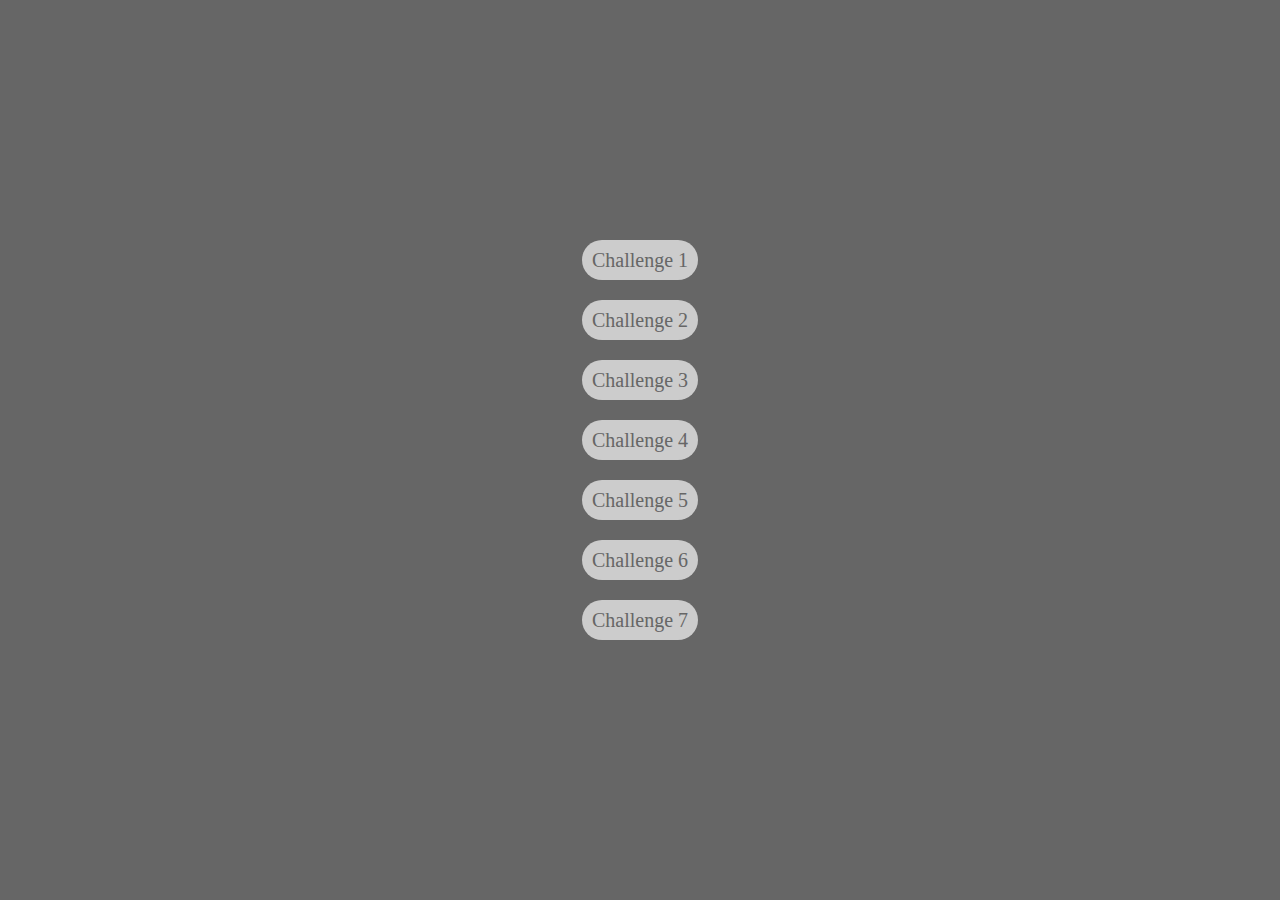
<file: index.html>
<!DOCTYPE html>
<html lang="en">
<head>
   <meta charset="UTF-8">
   <meta http-equiv="X-UA-Compatible" content="IE=edge">
   <meta name="viewport" content="width=device-width, initial-scale=1.0">
   <link rel="stylesheet" href="assets/css/style.css">
   <title>Kevin Powell - Conquering responsive layouts</title>
</head>
<body>
   <ul>
      <li>
         <a href="Challenge1/index.html">Challenge 1</a>
      </li>
      <li>
         <a href="Challenge2/index.html">Challenge 2</a>
      </li>
      <li>
         <a href="Challenge3/index.html">Challenge 3</a>
      </li>
      <li>
         <a href="Challenge4/index.html">Challenge 4</a>
      </li>
      <li>
         <a href="Challenge5/index.html">Challenge 5</a>
      </li>
      <li>
         <a href="Challenge6/index.html">Challenge 6</a>
      </li>
      <li>
         <a href="Challenge7/index.html">Challenge 7</a>
      </li>
   </ul>
</body>
</html>
</file>
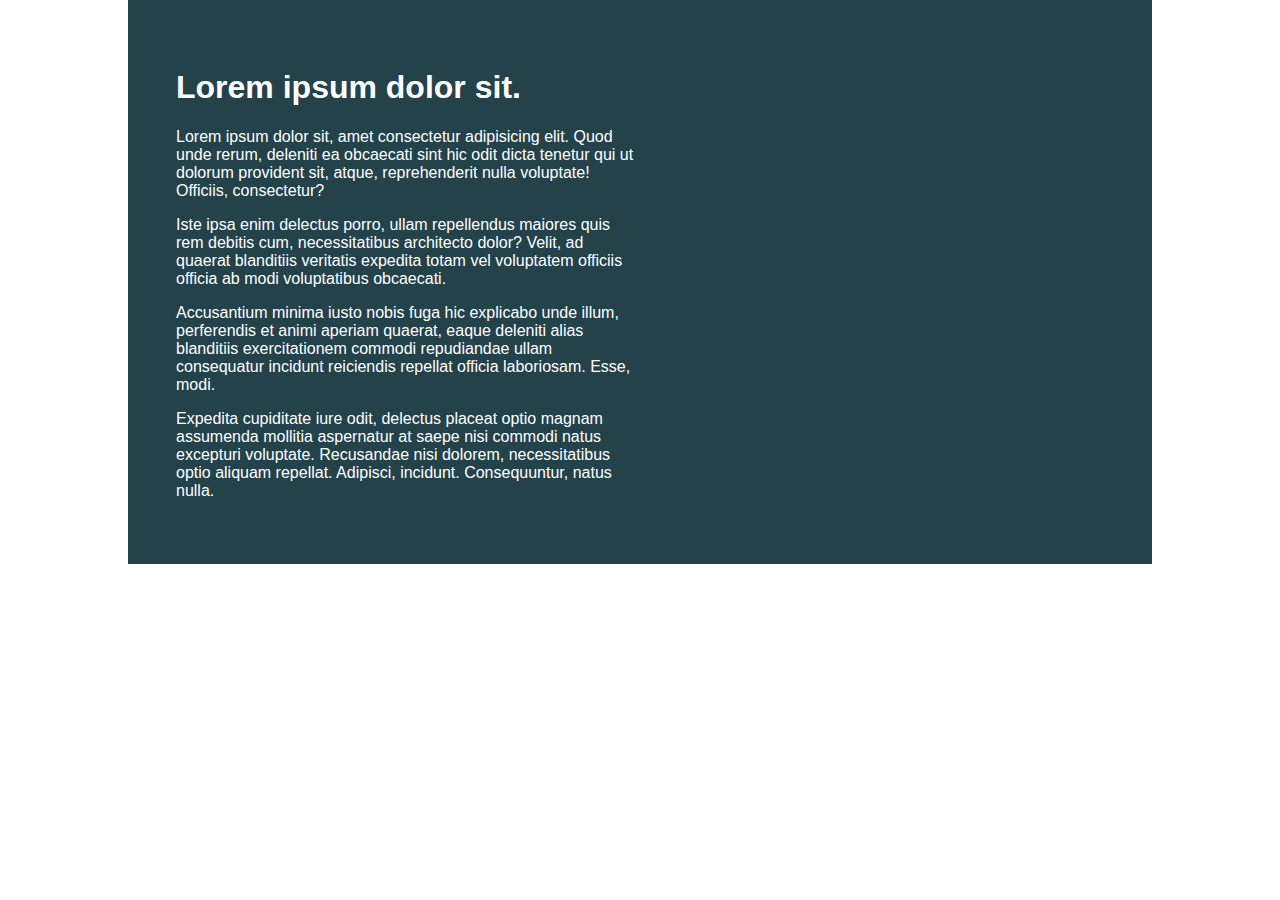
<file: 01/index.html>
<!DOCTYPE html>
<html lang="en">

<head>
    <meta charset="UTF-8">
    <meta name="viewport" content="width=device-width, initial-scale=1.0">
    <title>Day 01</title>

    <link rel="stylesheet" href="style.css">
</head>

<body>
    <div class="container">
        <div class="intro-content">
            <h1>Lorem ipsum dolor sit.</h1>
            <p>Lorem ipsum dolor sit, amet consectetur adipisicing elit. Quod unde rerum, deleniti ea obcaecati sint hic
                odit dicta tenetur qui ut dolorum provident sit, atque, reprehenderit nulla voluptate! Officiis,
                consectetur?</p>
            <p>Iste ipsa enim delectus porro, ullam repellendus maiores quis rem debitis cum, necessitatibus architecto
                dolor? Velit, ad quaerat blanditiis veritatis expedita totam vel voluptatem officiis officia ab modi
                voluptatibus obcaecati.</p>
            <p>Accusantium minima iusto nobis fuga hic explicabo unde illum, perferendis et animi aperiam quaerat, eaque
                deleniti alias blanditiis exercitationem commodi repudiandae ullam consequatur incidunt reiciendis
                repellat officia laboriosam. Esse, modi.</p>
            <p>Expedita cupiditate iure odit, delectus placeat optio magnam assumenda mollitia aspernatur at saepe nisi
                commodi natus excepturi voluptate. Recusandae nisi dolorem, necessitatibus optio aliquam repellat.
                Adipisci, incidunt. Consequuntur, natus nulla.</p>
        </div>
    </div>
</body>

</html>
</file>
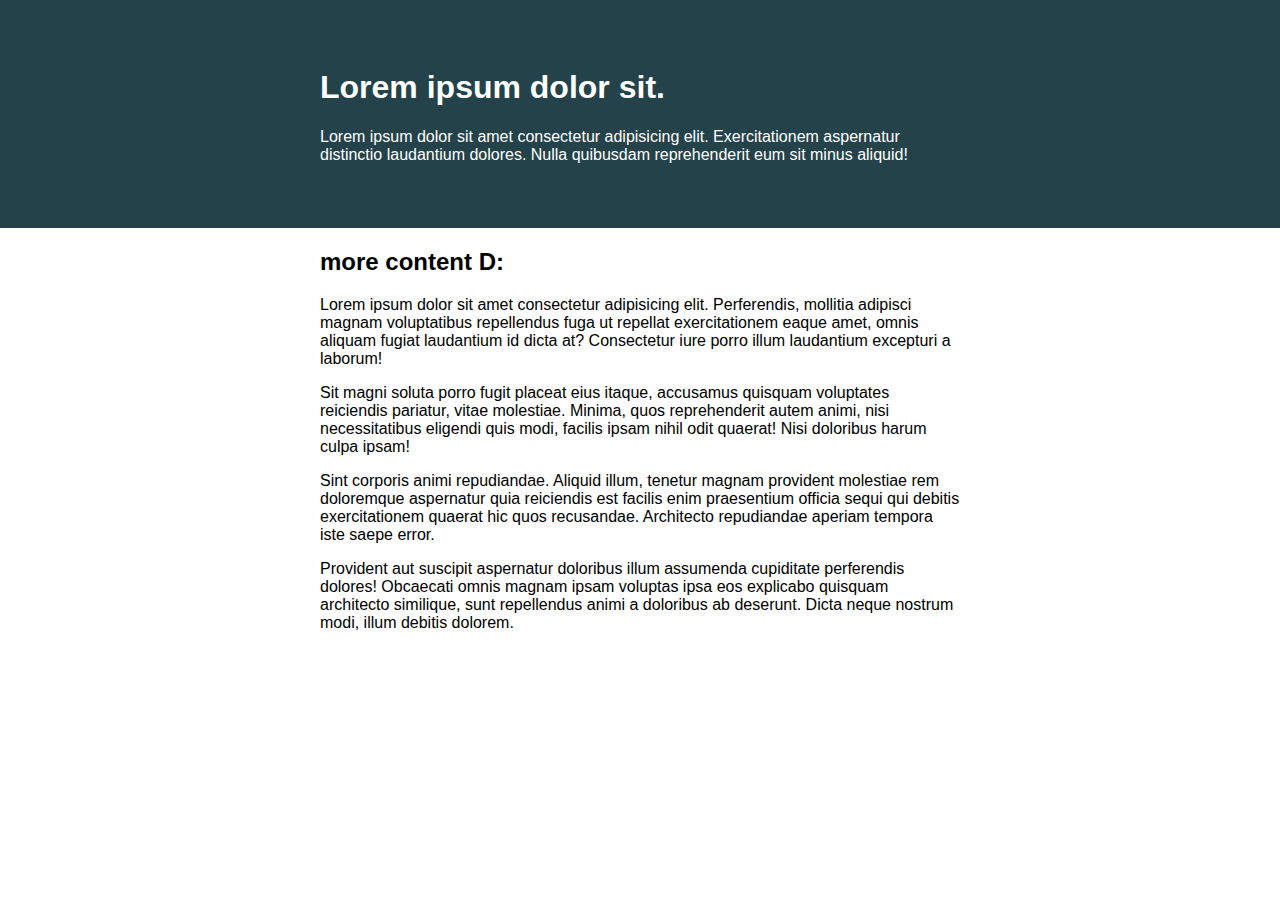
<file: 03/index.html>
<!DOCTYPE html>
<html lang="en">
<head> 
    <meta charset="UTF-8">
    <meta name="viewport" content="width=device-width, initial-scale=1.0">
    <title>Day 01</title>
 
    <link rel="stylesheet" href="style.css">
</head>
<body> 

    <div class="container">
        <div class="intro-content">
            <h1>Lorem ipsum dolor sit.</h1>
            <p>Lorem ipsum dolor sit amet consectetur adipisicing elit. Exercitationem aspernatur distinctio laudantium dolores. Nulla quibusdam reprehenderit eum sit minus aliquid!</p>
        </div>        
    </div>
    <div class="main-content">
        <h2>more content D:</h2>
        <p>Lorem ipsum dolor sit amet consectetur adipisicing elit. Perferendis, mollitia adipisci magnam voluptatibus repellendus fuga ut repellat exercitationem eaque amet, omnis aliquam fugiat laudantium id dicta at? Consectetur iure porro illum laudantium excepturi a laborum!</p>
        <p>Sit magni soluta porro fugit placeat eius itaque, accusamus quisquam voluptates reiciendis pariatur, vitae molestiae. Minima, quos reprehenderit autem animi, nisi necessitatibus eligendi quis modi, facilis ipsam nihil odit quaerat! Nisi doloribus harum culpa ipsam!</p>
        <p>Sint corporis animi repudiandae. Aliquid illum, tenetur magnam provident molestiae rem doloremque aspernatur quia reiciendis est facilis enim praesentium officia sequi qui debitis exercitationem quaerat hic quos recusandae. Architecto repudiandae aperiam tempora iste saepe error.</p>
        <p>Provident aut suscipit aspernatur doloribus illum assumenda cupiditate perferendis dolores! Obcaecati omnis magnam ipsam voluptas ipsa eos explicabo quisquam architecto similique, sunt repellendus animi a doloribus ab deserunt. Dicta neque nostrum modi, illum debitis dolorem.</p>
    </div>


    


</body>
</html>
</file>
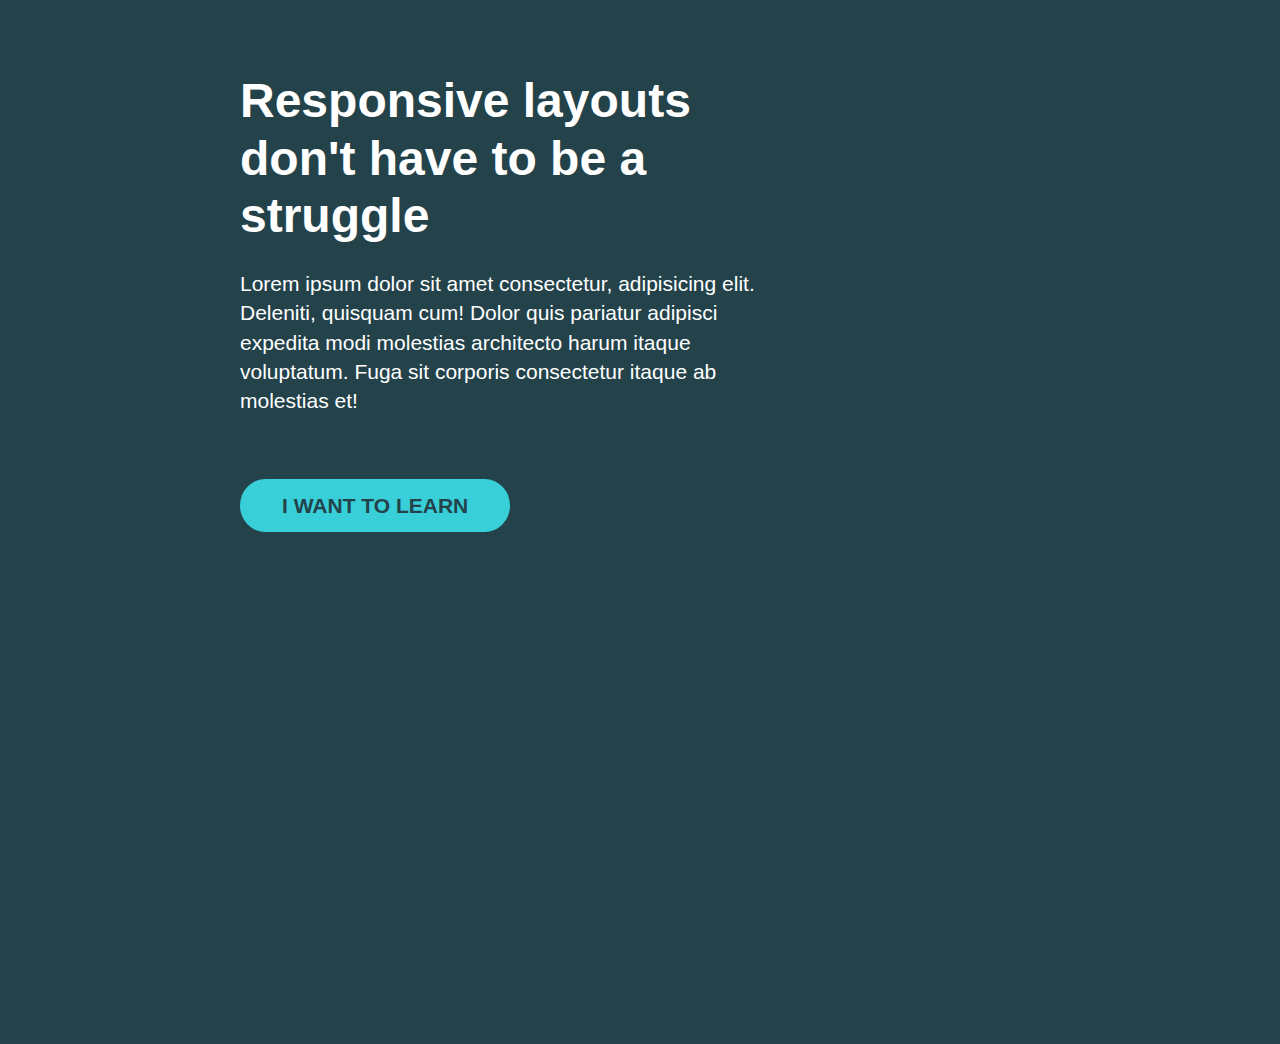
<file: 05/index.html>
<!DOCTYPE html>
<html lang="en">
<head>
   <meta charset="UTF-8">
   <meta http-equiv="X-UA-Compatible" content="IE=edge">
   <meta name="viewport" content="width=device-width, initial-scale=1.0">
   <link rel="stylesheet" href="style.css">
   <title>Challenge day 5</title>
</head>
<body>
   <div class="container">
      <div>
         <h1>Responsive layouts don't have to be a struggle</h1>
         <p>Lorem ipsum dolor sit amet consectetur, adipisicing elit. Deleniti, quisquam cum! Dolor quis pariatur adipisci expedita modi molestias architecto harum itaque voluptatum. Fuga sit corporis consectetur itaque ab molestias et!</p>
         <a href="#">I want to learn</a>
      </div> 
   </div>
</body>
</html>
</file>
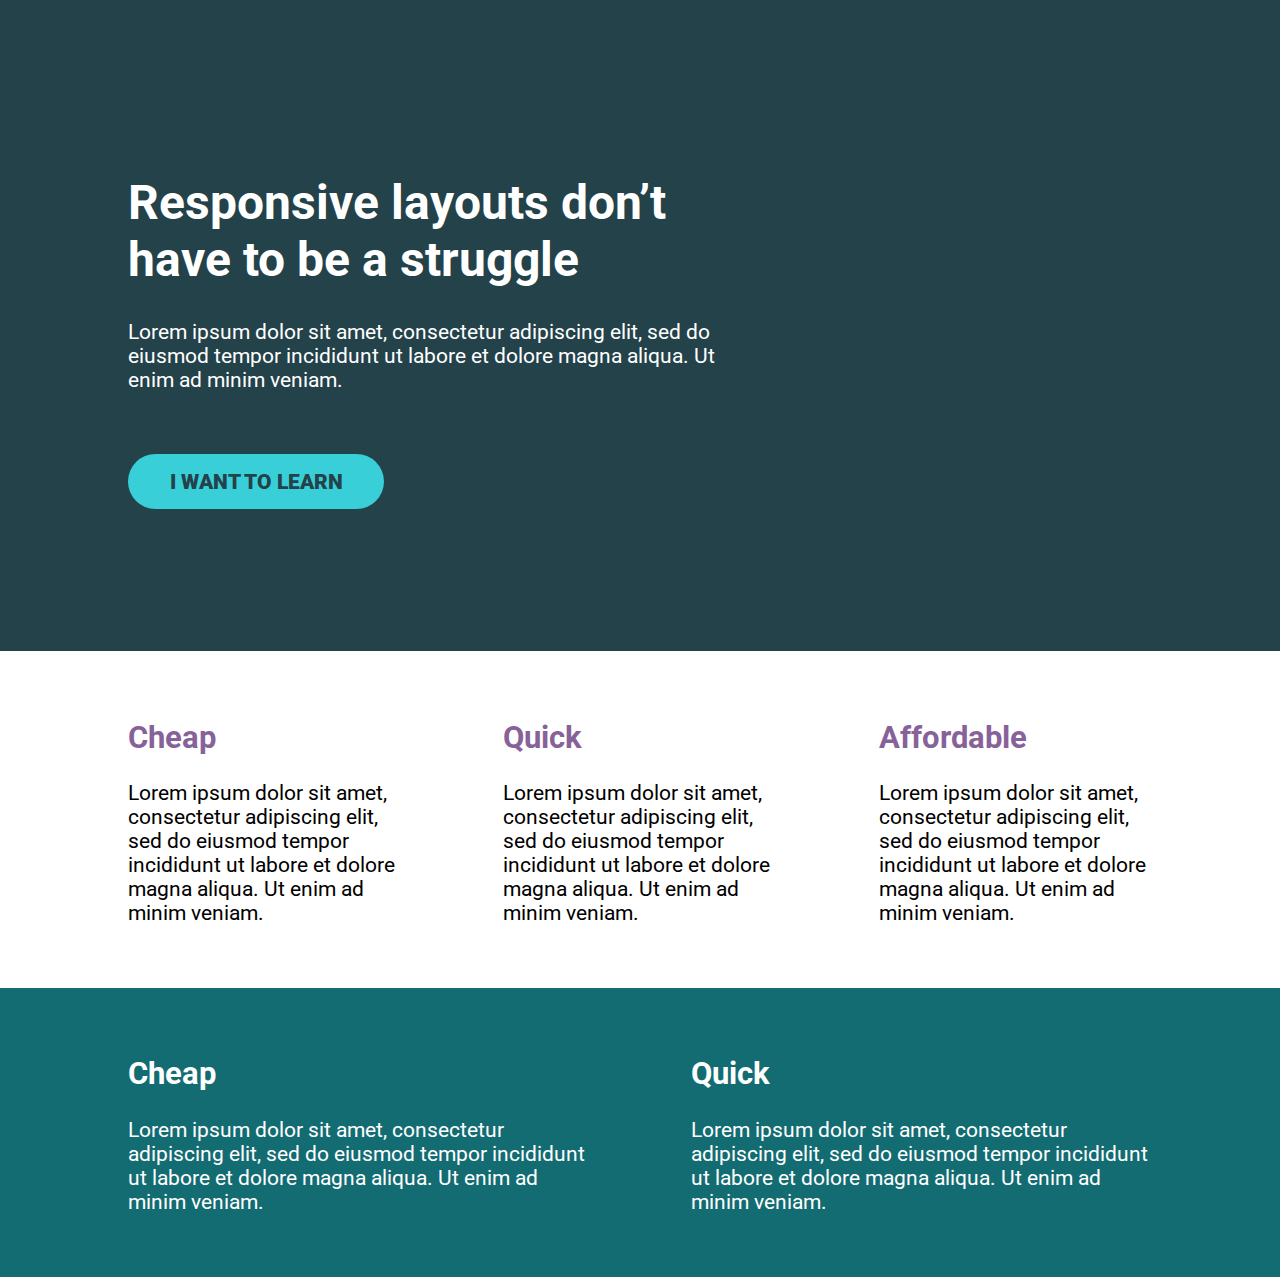
<file: Challenge4/index.html>
<!DOCTYPE html>
<html lang="en">
<head>
    <meta charset="UTF-8">
    <meta name="viewport" content="width=device-width, initial-scale=1.0">
    <title>Challenge time!</title>
    <link href="https://fonts.googleapis.com/css2?family=Roboto:wght@400;900&display=swap" rel="stylesheet"> 
    <link rel="stylesheet" href="style.css">
</head>
<body>
    <div class="hero">
        <div class="container">
            <div class="hero__text">
                <h1>Responsive layouts don’t have to be a struggle</h1>
                <p>Lorem ipsum dolor sit amet, consectetur adipiscing elit, sed do eiusmod tempor incididunt ut labore et dolore magna aliqua. Ut enim ad minim veniam.</p>
                <a href="#" class="btn">I want to learn</a>
            </div>
        </div>
    </div> 
    <div class="container">
        <div class="row">
            <div class="col">
                <h2>Cheap</h2>
                <p>Lorem ipsum dolor sit amet, consectetur adipiscing elit, sed do eiusmod tempor incididunt ut labore et dolore magna aliqua. Ut enim ad minim veniam.</p>
            </div>
            <div class="col">
                <h2>Quick</h2>
                <p>Lorem ipsum dolor sit amet, consectetur adipiscing elit, sed do eiusmod tempor incididunt ut labore et dolore magna aliqua. Ut enim ad minim veniam.</p>
            </div>
            <div class="col">
                <h2>Affordable</h2>
                <p>Lorem ipsum dolor sit amet, consectetur adipiscing elit, sed do eiusmod tempor incididunt ut labore et dolore magna aliqua. Ut enim ad minim veniam.</p>
            </div>
        </div>
    </div>
    <div class="last-section">
        <div class="container">
            <div class="row">
                <div class="col">
                    <h2>Cheap</h2>
                    <p>Lorem ipsum dolor sit amet, consectetur adipiscing elit, sed do eiusmod tempor incididunt ut labore et dolore magna aliqua. Ut enim ad minim veniam.</p>
                </div>
                <div class="col">
                    <h2>Quick</h2>
                    <p>Lorem ipsum dolor sit amet, consectetur adipiscing elit, sed do eiusmod tempor incididunt ut labore et dolore magna aliqua. Ut enim ad minim veniam.</p>
                </div>
            </div>
        </div>
    </div>


</body>
</html>
</file>
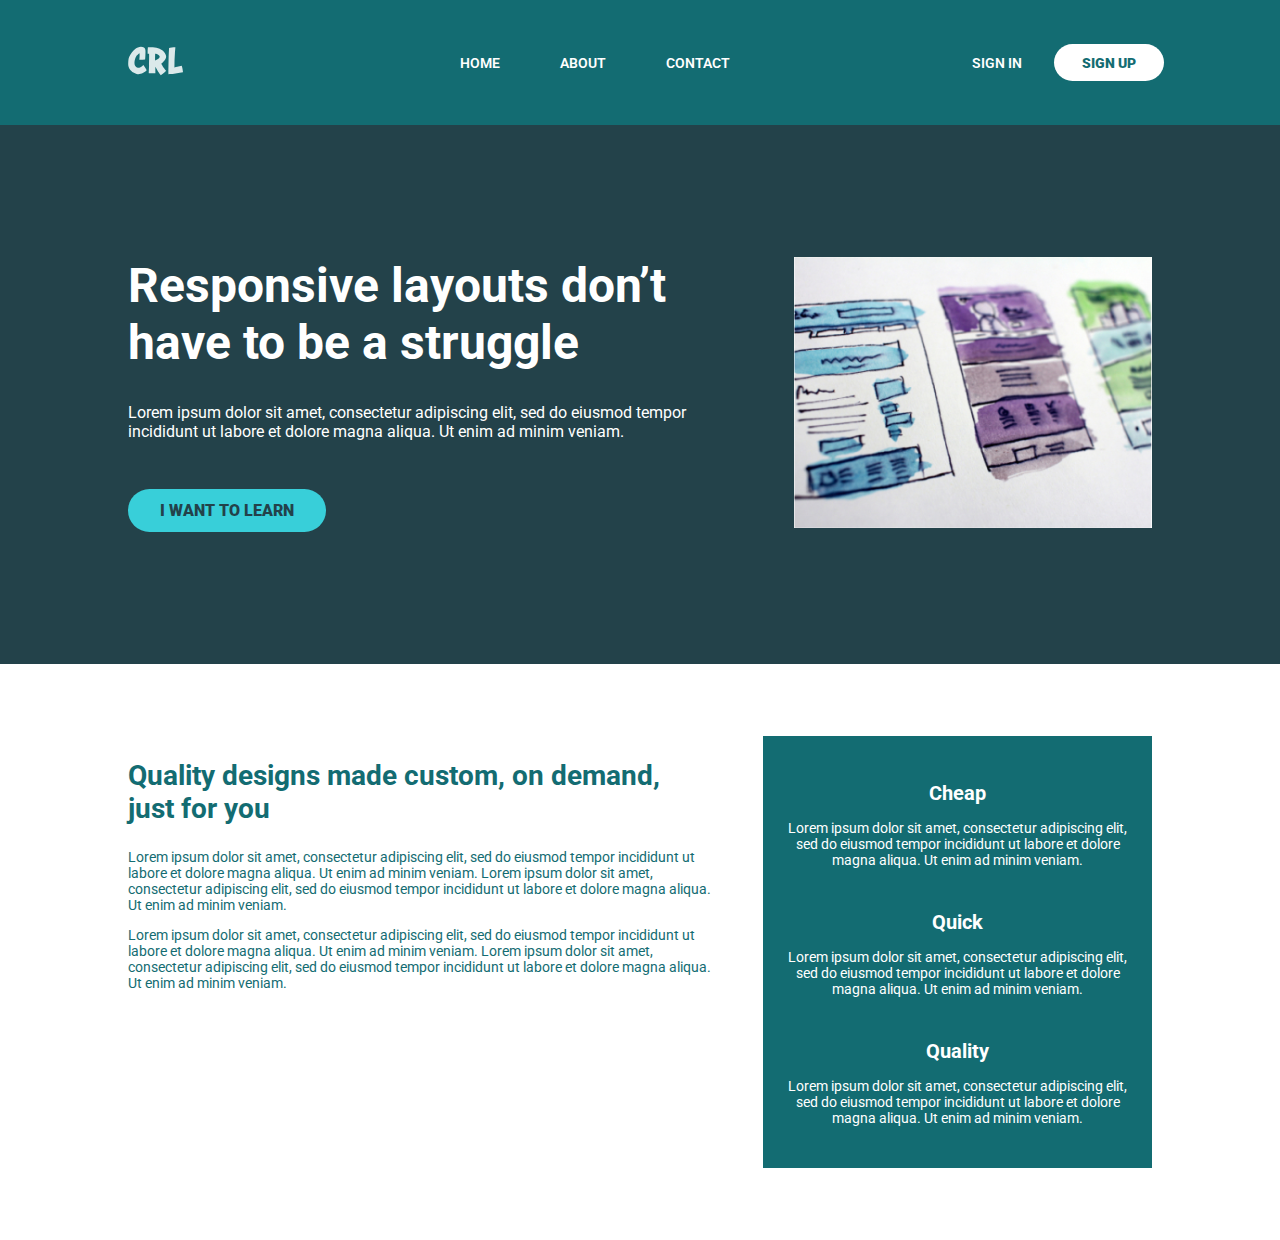
<file: Challenge5/index.html>
<!DOCTYPE html>
<html lang="en">
<head>
    <meta charset="UTF-8">
    <meta name="viewport" content="width=device-width, initial-scale=1.0">
    <title>Conquering Rsponsive Layouts</title>
    <link href="https://fonts.googleapis.com/css2?family=Roboto:wght@400;900&display=swap" rel="stylesheet"> 
    <link rel="stylesheet" href="style.css">
</head>
<body>
    <header>
        <div class="container row header">
            <a class="logo" href="#"><img src="img/logo.svg" /> </a>
            <nav class="nav row">
                <ul class="nav__list row nav__list--primary">
                    <li class="nav__item"><a href="#" class="nav__link">Home</a></li>
                    <li class="nav__item"><a href="#" class="nav__link">About</a></li>
                    <li class="nav__item"><a href="#" class="nav__link">Contact</a></li>
                </ul>
                <ul class="nav__list row">
                    <li class="nav__item"><a href="#" class="nav__link">Sign In</a></li>
                    <li class="nav__item"><a href="#" class="nav__link nav__link--button">Sign up</a></li>
                </ul>
            </nav>
        </div>
    </header>
    
    <div class="hero">
        <div class="container row">
            <div class="hero__text">
                <h1>Responsive layouts don’t have to be a struggle</h1>
                <p>Lorem ipsum dolor sit amet, consectetur adipiscing elit, sed do eiusmod tempor incididunt ut labore et dolore magna aliqua. Ut enim ad minim veniam.</p>
                <a href="#" class="btn">I want to learn</a>
            </div>
            <img class="hero__img"  src="img/hero-img.jpg">
        </div>
    </div>
    <section class="flex">
        <div class="main">
            <h2 class="main__title">Quality designs made custom, on demand, just for you</h2>
            <p class="main__text">Lorem ipsum dolor sit amet, consectetur adipiscing elit, sed do eiusmod tempor incididunt ut labore et dolore magna aliqua. Ut enim ad minim veniam. Lorem ipsum dolor sit amet, consectetur adipiscing elit, sed do eiusmod tempor incididunt ut labore et dolore magna aliqua. Ut enim ad minim veniam.</p>
            <p class="main__text">Lorem ipsum dolor sit amet, consectetur adipiscing elit, sed do eiusmod tempor incididunt ut labore et dolore magna aliqua. Ut enim ad minim veniam. Lorem ipsum dolor sit amet, consectetur adipiscing elit, sed do eiusmod tempor incididunt ut labore et dolore magna aliqua. Ut enim ad minim veniam.</p>
        </div>
        <div class="side">
            <div class="side__block">
                <h3 class="side__block__title">Cheap</h3>
                <p class="side__block__text">Lorem ipsum dolor sit amet, consectetur adipiscing elit, sed do eiusmod tempor incididunt ut labore et dolore magna aliqua. Ut enim ad minim veniam.</p>
            </div>
            <div class="side__block">
                <h3 class="side__block__title">Quick</h3>
                <p class="side__block__text">Lorem ipsum dolor sit amet, consectetur adipiscing elit, sed do eiusmod tempor incididunt ut labore et dolore magna aliqua. Ut enim ad minim veniam.</p>
            </div>
            <div class="side__block">
                <h3 class="side__block__title">Quality</h3>
                <p class="side__block__text">Lorem ipsum dolor sit amet, consectetur adipiscing elit, sed do eiusmod tempor incididunt ut labore et dolore magna aliqua. Ut enim ad minim veniam.</p>
            </div>
        </div>
    </section>

    

</body>
</html>
</file>
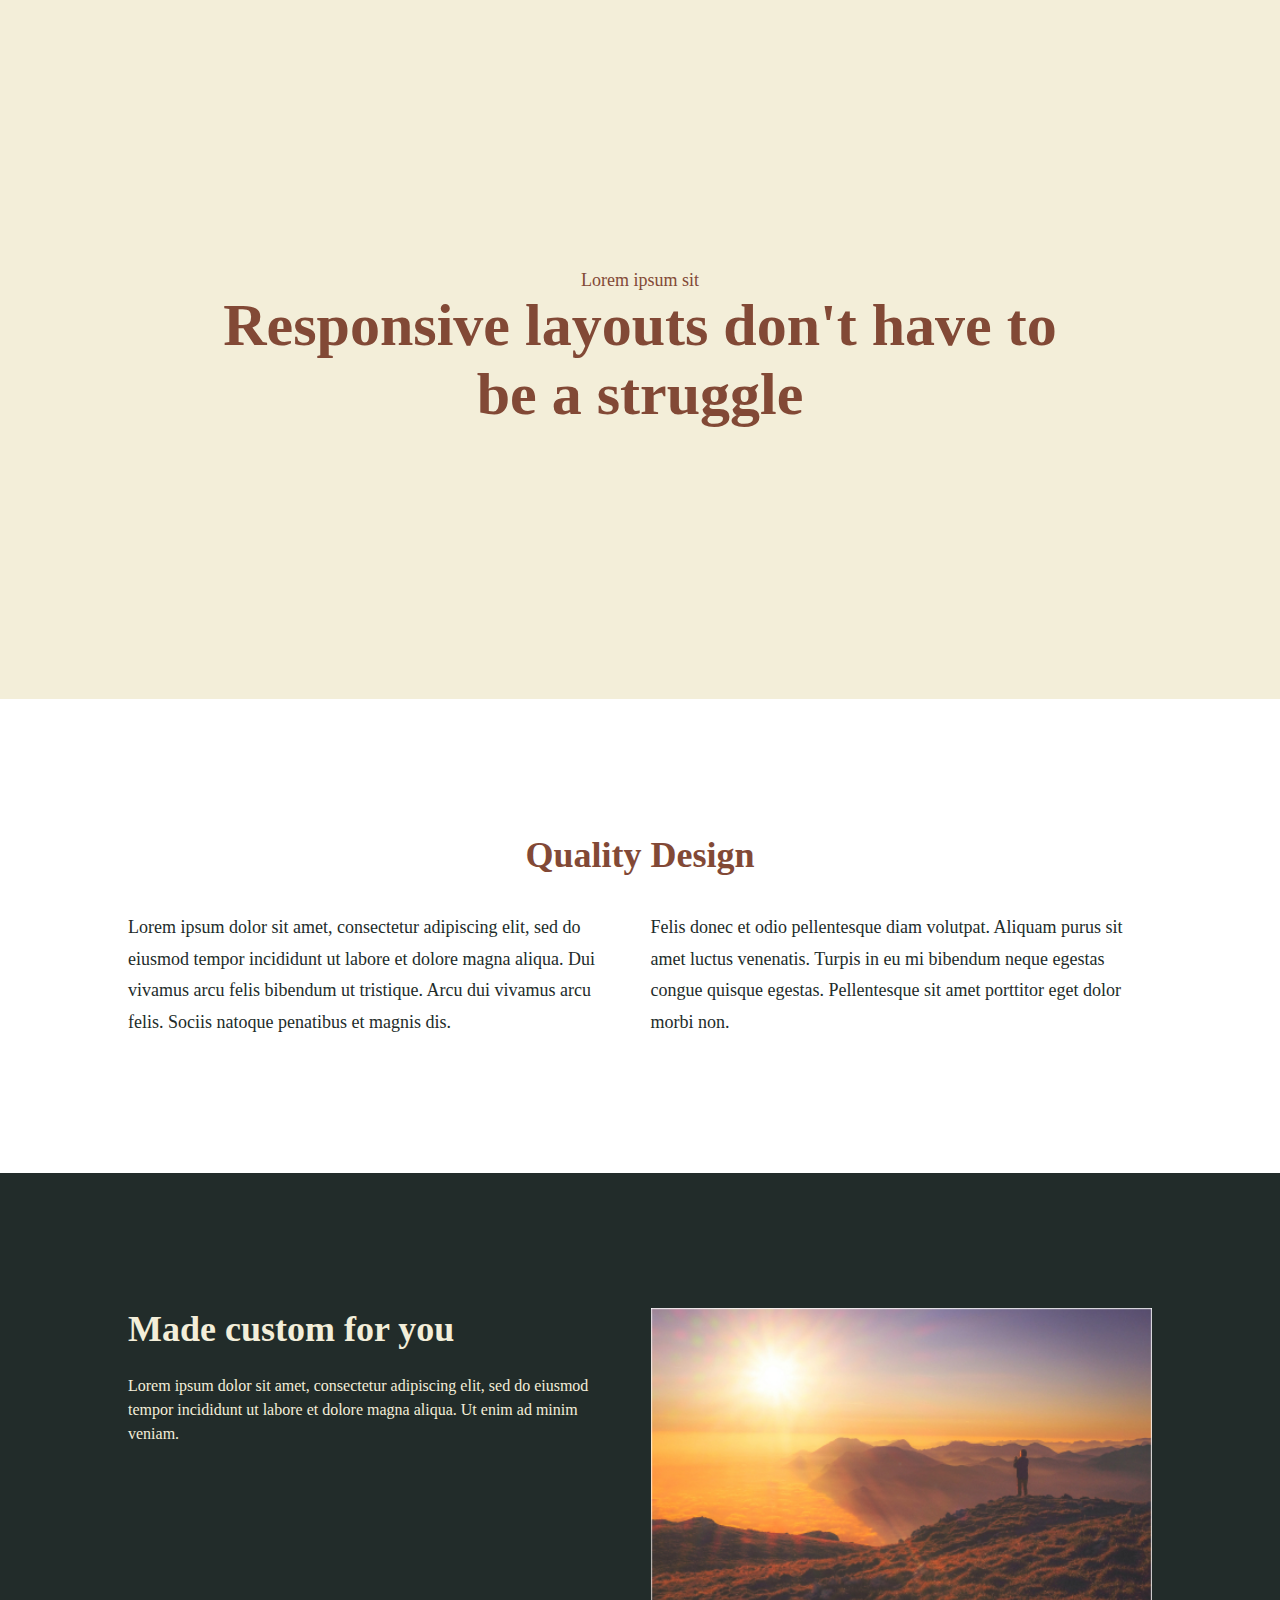
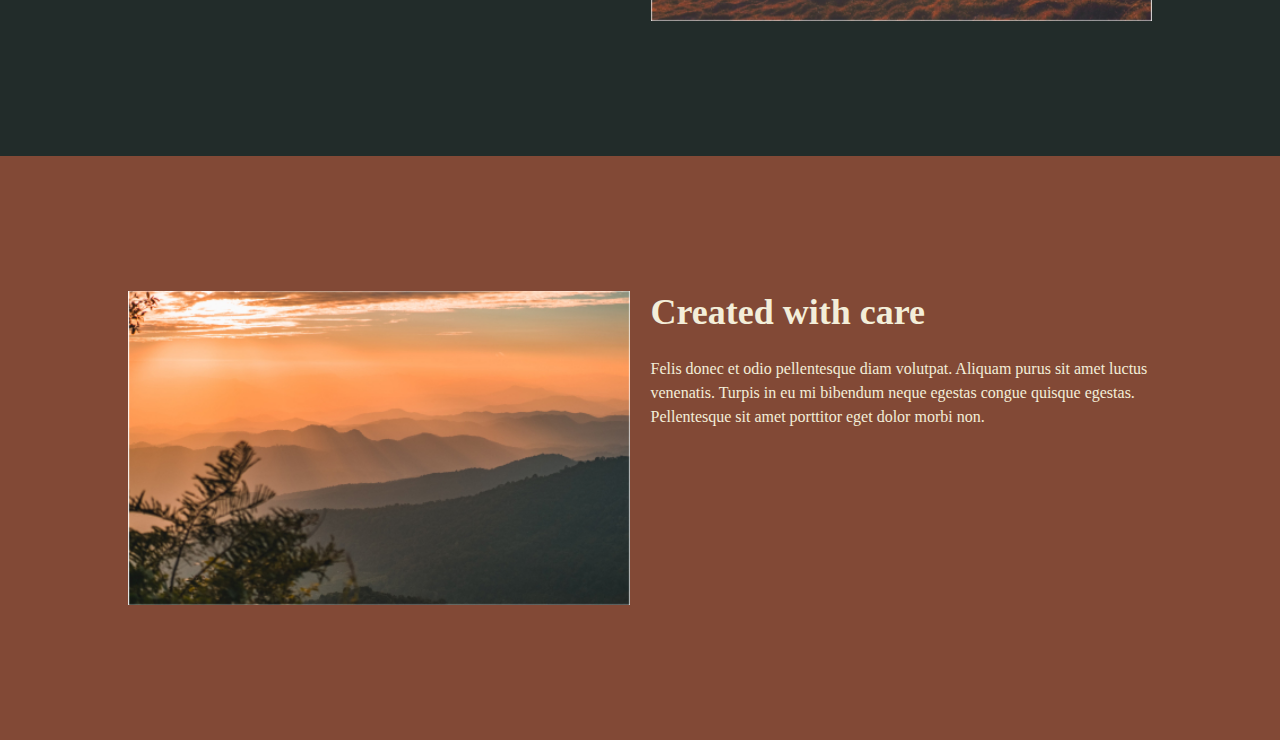
<file: Challenge6/index.html>
<!DOCTYPE html>
<html lang="en">
<head>
   <meta charset="UTF-8">
   <meta http-equiv="X-UA-Compatible" content="IE=edge">
   <meta name="viewport" content="width=device-width, initial-scale=1.0">
   <link rel="stylesheet" href="assets/css/style.css">
   <title>Challenge 6</title>
</head>
<body>
   <header class="header">
      <div class="container">
      
         <span>Lorem ipsum sit</span>
         <h1>Responsive layouts don't have to be a struggle</h1>
      </div>
   </header>
   <main>
      <section class="design">
         <h2>Quality Design</h2>
         <div class="columns">
            <p>Lorem ipsum dolor sit amet, consectetur adipiscing elit, sed do eiusmod tempor incididunt ut labore et dolore magna aliqua. Dui vivamus arcu felis bibendum ut tristique. Arcu dui vivamus arcu felis. Sociis natoque penatibus et magnis dis.</p>
            <p>Felis donec et odio pellentesque diam volutpat. Aliquam purus sit amet luctus venenatis. Turpis in eu mi bibendum neque egestas congue quisque egestas. Pellentesque sit amet porttitor eget dolor morbi non.</p>
         </div>
      </section>
      <section class="custom">
         <div>
            <img src="assets/img/image-01.jpg"/>
            <div>
               <h2>Made custom for you</h2>
               <p>Lorem ipsum dolor sit amet, consectetur adipiscing elit, sed do eiusmod tempor incididunt ut labore et dolore magna aliqua. Ut enim ad minim veniam.</p>
            </div>
         </div>
      </section>
      <section class="created">
         <img src="assets/img/image-02.jpg"/>
         <div>
            <h2>Created with care</h2>
            <p>Felis donec et odio pellentesque diam volutpat. Aliquam purus sit amet luctus venenatis. Turpis in eu mi bibendum neque egestas congue quisque egestas. Pellentesque sit amet porttitor eget dolor morbi non.</p>
         </div>
      </section>
   </main>
</body>
</html>
</file>
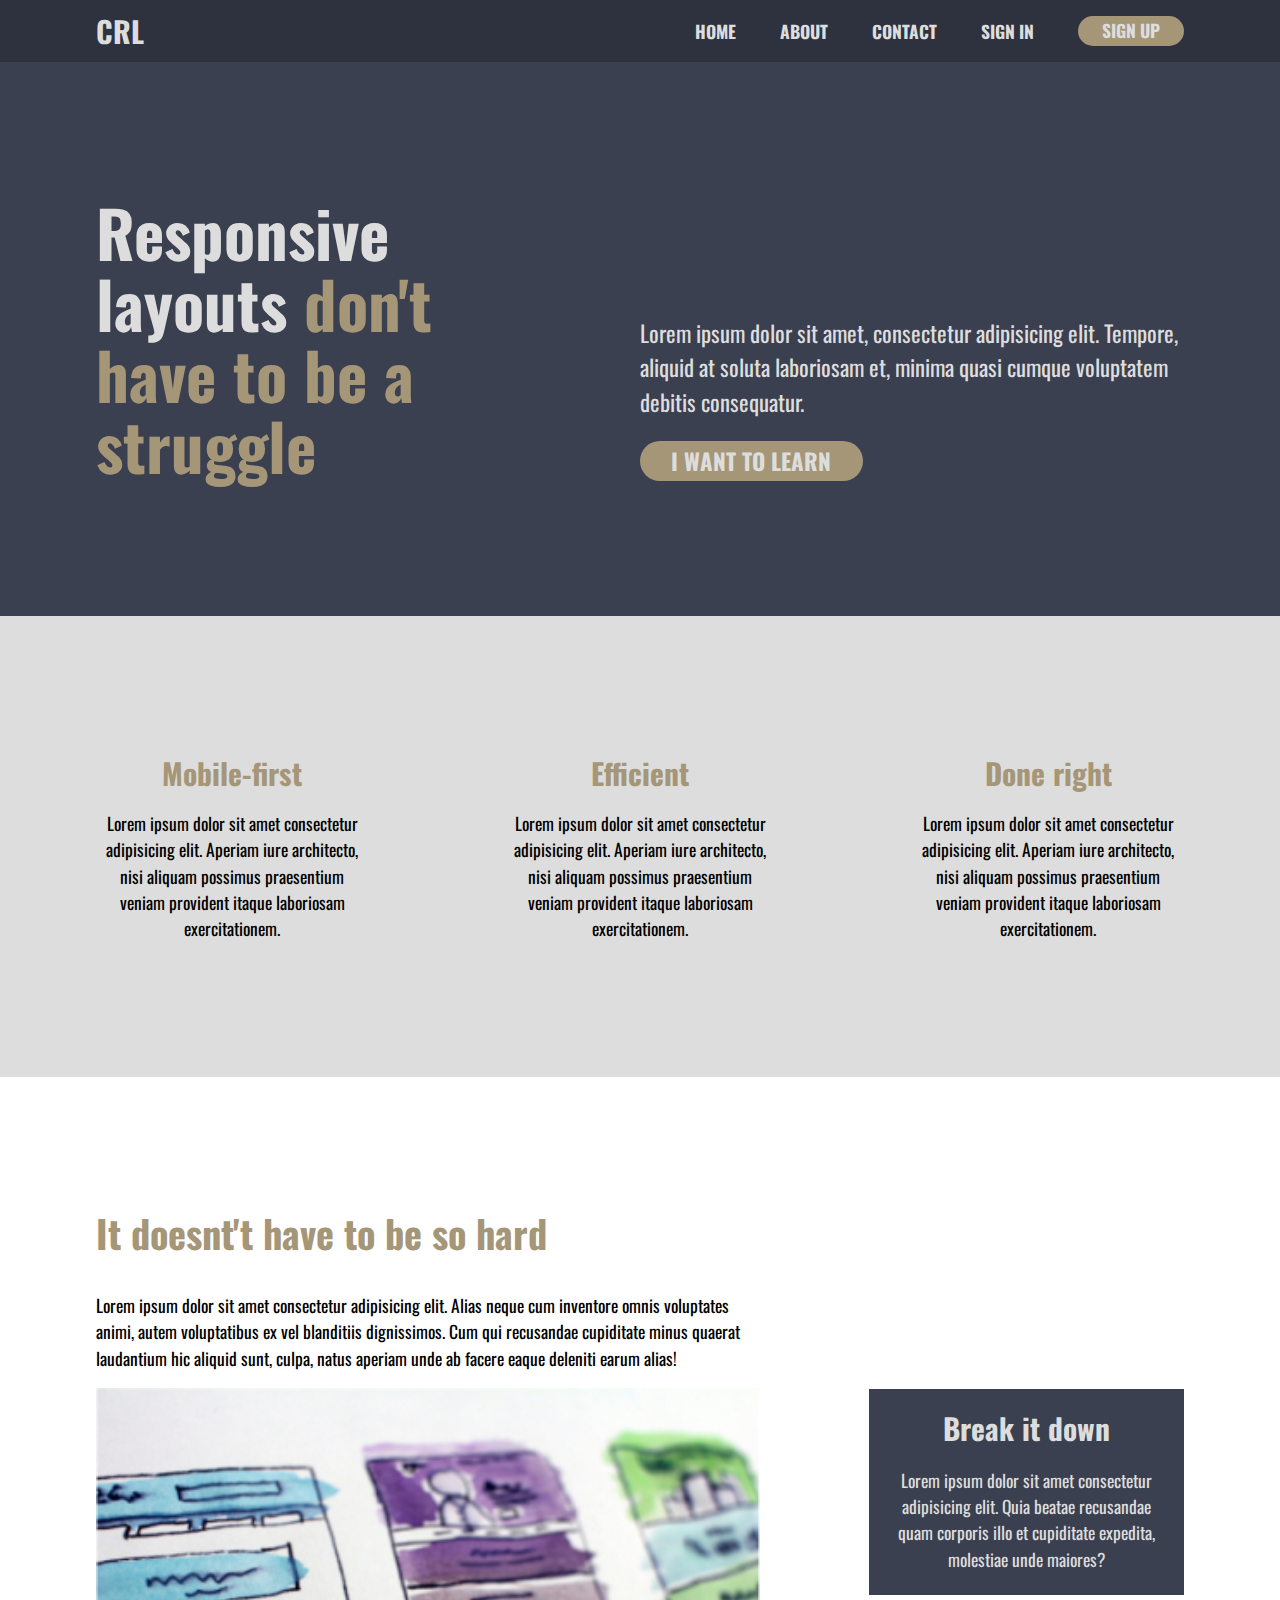
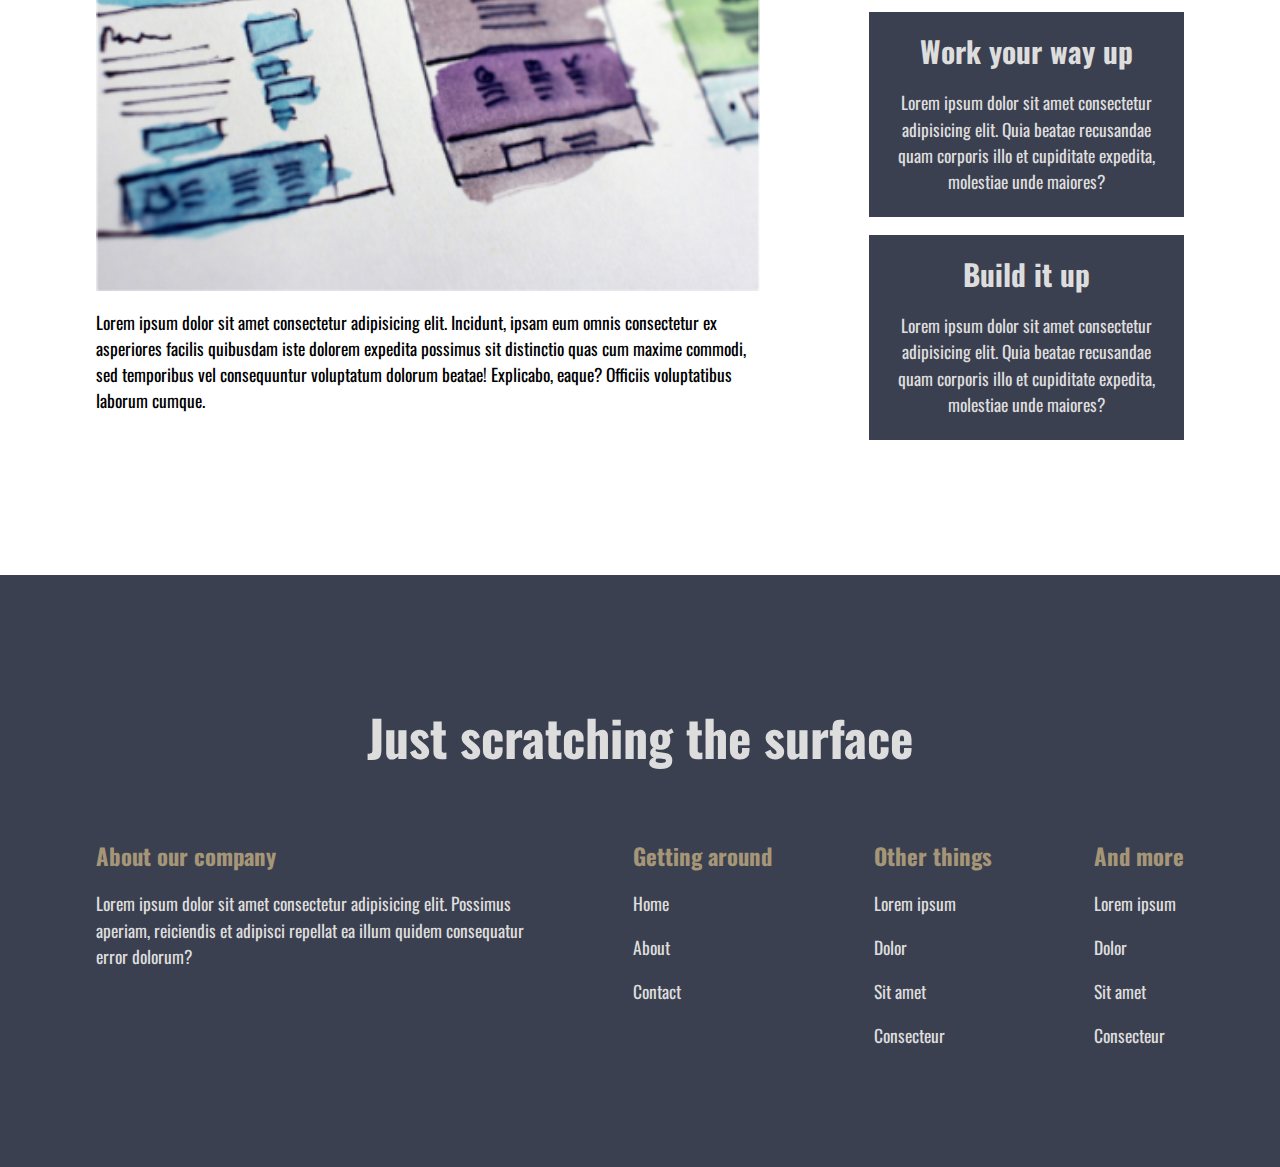
<file: Challenge7/index.html>
<!DOCTYPE html>
<html lang="en">
<head>
   <meta charset="UTF-8">
   <meta http-equiv="X-UA-Compatible" content="IE=edge">
   <meta name="viewport" content="width=device-width, initial-scale=1.0">
   <link rel="preconnect" href="https://fonts.googleapis.com">
   <link rel="preconnect" href="https://fonts.gstatic.com" crossorigin>
   <link rel="stylesheet" href="https://fonts.googleapis.com/css2?family=Oswald:wght@400;700&display=swap">
   <link rel="stylesheet" href="assets/css/style.css">
   <link rel="stylesheet" href="assets/css/header.css">
   <link rel="stylesheet" href="assets/css/first-section.css">
   <link rel="stylesheet" href="assets/css/three-principles.css">
   <link rel="stylesheet" href="assets/css/core.css">
   <link rel="stylesheet" href="assets/css/footer.css">
   <title>Final Challenge</title>
</head>
<body>
   <header class="header">
      <div class="header__wrapper container">
         <a href="#">CRL</a>
         <input type="checkbox" id="checkbox">
         <label class="header__wrapper__burger" for="checkbox" role="button">
            <div class="burger__line"></div>
            <div class="burger__line"></div>
            <div class="burger__line"></div>
         </label>
         <nav>
            <ul>
               <li>
                  <a href="#">Home</a>
               </li>
               <li>
                  <a href="#">About</a>
               </li>
               <li>
                  <a href="#">Contact</a>
               </li>
               <li>
                  <a href="#">Sign in</a>
               </li>
               <li>
                  <a class="button" href="#">Sign up</a>
               </li>
            </ul>
         </nav>
      </div>
   </header>
   <main>
      <section class="banner">
         <div class="container">
            <h1>Responsive layouts <span>don't have to be a struggle</span></h1>
            <div>
               <p>Lorem ipsum dolor sit amet, consectetur adipisicing elit. Tempore, aliquid at soluta laboriosam et, minima quasi cumque voluptatem debitis consequatur.</p>
               <a class="button" href="#">I want to learn</a>
            </div>
         </div>
      </section>
      <section class="three-principles">
         <div class="container">
            <article>
               <h2>Mobile-first</h2>
               <p>Lorem ipsum dolor sit amet consectetur adipisicing elit. Aperiam iure architecto, nisi aliquam possimus praesentium veniam provident itaque laboriosam exercitationem.</p>
            </article>
            <article>
               <h2>Efficient</h2>
               <p>Lorem ipsum dolor sit amet consectetur adipisicing elit. Aperiam iure architecto, nisi aliquam possimus praesentium veniam provident itaque laboriosam exercitationem.</p>
            </article>
            <article>
               <h2>Done right</h2>
               <p>Lorem ipsum dolor sit amet consectetur adipisicing elit. Aperiam iure architecto, nisi aliquam possimus praesentium veniam provident itaque laboriosam exercitationem.</p>
            </article>
         </div>
      </section>
      <section class="core">
         <div class="container">
            <div class="core__main">
               <h2>It doesnt't have to be so hard</h2>
               <p>Lorem ipsum dolor sit amet consectetur adipisicing elit. Alias neque cum inventore omnis voluptates animi, autem voluptatibus ex vel blanditiis dignissimos. Cum qui recusandae cupiditate minus quaerat laudantium hic aliquid sunt, culpa, natus aperiam unde ab facere eaque deleniti earum alias!</p>
               <div>
                  <img src="assets/imgs/hero-img.jpg" alt="Three notepads" />
               </div>
               <p>Lorem ipsum dolor sit amet consectetur adipisicing elit. Incidunt, ipsam eum omnis consectetur ex asperiores facilis quibusdam iste dolorem expedita possimus sit distinctio quas cum maxime commodi, sed temporibus vel consequuntur voluptatum dolorum beatae! Explicabo, eaque? Officiis voluptatibus laborum cumque.</p>
            </div>
            <div class="core__cards">
               <article>
                  <h3>Break it down</h3>
                  <p>Lorem ipsum dolor sit amet consectetur adipisicing elit. Quia beatae recusandae quam corporis illo et cupiditate expedita, molestiae unde maiores?</p>
               </article>
               <article>
                  <h3>Work your way up</h3>
                  <p>Lorem ipsum dolor sit amet consectetur adipisicing elit. Quia beatae recusandae quam corporis illo et cupiditate expedita, molestiae unde maiores?</p>
               </article>
               <article>
                  <h3>Build it up</h3>
                  <p>Lorem ipsum dolor sit amet consectetur adipisicing elit. Quia beatae recusandae quam corporis illo et cupiditate expedita, molestiae unde maiores?</p>
               </article>
            </div>
         </div>
      </section>
   </main>
   <footer class="footer">
      <div class="container">
         <h2>Just scratching the surface</h2>
         <div class="footer__content">
            <article>
               <h3>About our company</h3>
               <p>Lorem ipsum dolor sit amet consectetur adipisicing elit. Possimus aperiam, reiciendis et adipisci repellat ea illum quidem consequatur error dolorum?</p>
            </article>
            <nav>
               <h3>Getting around</h3>
               <ul>
                  <li>
                     <a href="#">Home</a>
                  </li>
                  <li>
                     <a href="#">About</a>
                  </li>
                  <li>
                     <a href="#">Contact</a>
                  </li>
               </ul>
            </nav>
            <nav>
               <h3>Other things</h3>
               <ul>
                  <li>
                     <a href="#">Lorem ipsum</a>
                  </li>
                  <li>
                     <a href="#">Dolor</a>
                  </li>
                  <li>
                     <a href="#">Sit amet</a>
                  </li>
                  <li>
                     <a href="#">Consecteur</a>
                  </li>
               </ul>
            </nav>
            <nav>
               <h3>And more</h3>
               <ul>
                  <li>
                     <a href="#">Lorem ipsum</a>
                  </li>
                  <li>
                     <a href="#">Dolor</a>
                  </li>
                  <li>
                     <a href="#">Sit amet</a>
                  </li>
                  <li>
                     <a href="#">Consecteur</a>
                  </li>
               </ul>
            </nav>
         </div>
      </div>
   </footer>
</body>
</html>
</file>
<file: assets/css/style.css>
*{
   margin: 0;
   padding: 0;
   box-sizing: border-box;
}

body, html{
   height: 100%;
}

body{
   background-color: #666666;

   display: flex;
   justify-content: center;
   align-items: center;
}

ul{
   list-style: none;
}

li{
   margin-bottom: 1em;

   font-size: 1.25rem;
}

a{
   display: inline-block;
   
   padding: .5em;
   border-radius: 1em;
   background-color: #CCCCCC;
   
   color: #666666;
   text-decoration: none;
   line-height: 1;
}

li:last-child{
   animation-name: clickMe;
   animation-duration: 1.5s;
   animation-iteration-count: infinite;
   animation-direction: alternate;
   animation-timing-function: cubic-bezier(0.445, 0.05, 0.55, 0.95);
}

li:last-child:hover{
   animation-name: none;
}

@keyframes clickMe{
   0%{
      position: relative;
      top: 0;
      filter: brightness(1);
   }

   50%{
      filter: brightness(.75);
   }

   100%{
      position: relative;
      top: .5em;
      filter: brightness(1);
   }
}
</file>
<file: 01/style.css>
/* INSTRUCTIONS
 *
 * 1) Limit the total width of
 *    the .intro-conent to about half
 *    of it's parent
 *
 * 2) Stop the text from overflowing
 *    out the bottom at small screen
 *    widths
 *
 * You may modify the HTML if needed
 *
 */

* {
  box-sizing: border-box;
}

body {
  margin: 0;
  font-family: sans-serif;
}

.container {
  background: #23424a;
  color: white;

  width: 80%;
  margin: 0 auto;

  padding: 3em;
  min-height: 20em;
}

.intro-content{
  width: 50%;
}
</file>
<file: 03/style.css>
/* INSTRUCTIONS
 *
 * 1) Keep the text inside .intro-content
 *    in the same place, but have the background
 *    extend from one side of the viewport
 *    to the other, no matter how wide or narrow
 *    the browser is.
 *
 * 2) Limit the maximum width of the text in the
 *    bottom area.
 *
 * You may modify the HTML if needed
 * (you probably should for this challenge)
 *
 */

* {
  box-sizing: border-box;
}

body {
  margin: 0;
  font-family: sans-serif;
}

.container {
  width: 100%;
  margin: 0 auto;
  background: #23424a;
  color: white;
  padding: 3em 0;
}

.intro-content {
  width: 50%;
  max-width: 50em;
  margin-inline: auto; 
}

.main-content{
  width: 50%;
  max-width: 50em;
  margin-inline: auto; 
}
</file>
<file: 05/style.css>
*, 
*::before,
*::after{
   box-sizing: border-box;
}

body, html{
   padding: 0;
   margin: 0;
   min-height: 100vh;
   font-family:Verdana, Geneva, Tahoma, sans-serif;
   line-height: 1.4;
}

.container{
   background-color: #23424A;
   color: white;
   padding: 4.5em 0;
}

div:has( > h1){
   width: 70%;
   max-width: 50rem;
   min-height: 100vh;
   margin: 0 auto;
   
}

div:has( > h1) > :is(h1, p, a){
   margin: 0;   
}

div:has( > h1) > :is(h1, p){
   width: 70%;
}

div:has( > h1) > a{
   text-decoration: none;
   color: #23424A;
   background-color: #38CFD9;
}

div:has( > h1) > h1{
   font-size: 3rem;
   line-height: 1.2;
   margin-bottom: .5em;
}

h1 + p,
h1 ~ a{
   font-size: 1.3125rem;
}

div:has( > h1) > h1 + p{
   margin-bottom: 3em;
}

h1 ~ a {
   padding: 0.5625em 2em;
   text-transform: uppercase;
   display: inline-block;
   font-weight: bold;
   border-radius: 15% / 80%;
}

@media screen and (max-width: 25em){
   html{
      font-size: 67%;
   }
}

@media screen and (min-width: 100em){
   html{
      font-size: 150%;
   }
}
</file>
<file: Challenge4/style.css>
/* 
////// For this challenge ///////

- You will have to modify the HTML

- You can add new classes in the HTML
  if you need to

// Requirements
1. The headings in the first row must be
   a different color
2. The two .col at the bottom must go next
   to one another
3. The section at the bottom should have
   a dark background color and a different
   color of text
4. I've removed the "gap" that I created,
   so you'll have to add it back in

   */

*, *::before, *::after {
    box-sizing: border-box;
}

body {
    margin: 0;
    font-family: 'Roboto', sans-serif;
    font-size: 1.3rem;
}

h1 {
    font-size: 3rem;
}

.container {
    width: 80%;
    max-width: 1100px;
    margin: 0 auto;
    padding: 2em 0;
}

.row {
    /* display: flex => flex container */
    display: flex;

    gap: 10%;
}

.col {
    /* these are now flex items */
    width: 100%;
}

.hero {
    padding: 100px 0;
    background-color: #23424A;
    color: #FFF;
}

.hero__text {
    width: 60%;
}

.hero p {
    margin-bottom: 3em;
}

.btn {
    display: inline-block;
    text-decoration: none;
    text-transform: uppercase; 
    color: #23424A;
    font-weight: 900;
    background-color: #38CFD9;
    padding: .75em 2em;
    border-radius: 100px;
}

.btn:hover,
.btn:focus {
    opacity: .75; 
}

.hero + .container .row h2{
    color: #87629A;
}

.last-section{
    background-color: #136C72;
    color: white;
}

@media screen and (max-width: 25em) {
    html{
        font-size: 75%;
    }

    .row{
        flex-direction: column;
    }
}
</file>
<file: Challenge5/style.css>
/* 
////// For this challenge ///////

- All text is in the text.md file

// Requirements
1. Refer to the design specs for the
   overall layout 
2. The image should line up with
   the sidebar in the section
   below


   - All text is in the text.md file

// Requirements
   1. Get all the navigation items next to one another
   2. Add a space between all the items
*/

*/

*, *::before, *::after {
    box-sizing: border-box;
}

body {
    margin: 0;
    font-family: 'Roboto', sans-serif;
}

h1 {
    font-size: 3rem;
    margin-top: 0;
}

.container {
    width: 80%;
    max-width: 1100px;
    margin: 0 auto;
    padding: 2em 0;
}

.row {
    display: flex;
    gap: 5%;
}

header{
    background-color: #136C72;
}



.header{
    justify-content: space-between;
    align-items: center;

}

.logo{
    flex-grow: 1;
}

.nav{
    flex-grow: 1;
}

.nav__list{
    gap: 0;
    
    margin: 0;
    padding: 0;
    list-style: none;
}

.nav__list--primary{
    flex-grow: 1;
}

.nav__item{
    text-align: center;
    padding: .75em 1em;
}

.nav__link{
    display: inline-block;        
    
    width: 100%;
    padding: .75em 1em;
    
    color: white;
    font-size: .875rem;
    text-decoration: none;
    text-transform: uppercase;
    font-weight: 600;
}

.nav__link--button{
    color: #136C72;
    font-weight: 900;
    background-color: white;
    border-radius: 100px;
}

.col {
    width: 100%;
}

.hero {
    padding: 100px 0;
    background-color: #23424A;
    color: #FFF;
}

.hero__text {
    width: 60%;
}

.hero__img{
    width: 35%;
    align-self: flex-start;
}

.hero p {
    margin-bottom: 3em;
}

.btn {
    display: inline-block;
    text-decoration: none;
    text-transform: uppercase; 
    color: #23424A;
    font-weight: 900;
    background-color: #38CFD9;
    padding: .75em 2em;
    border-radius: 100px;
}

.btn:hover,
.btn:focus {
    opacity: .75; 
}

.hero + .container .row h2{
    color: #87629A;
}

.last-section{
    background-color: #136C72;
    color: white;
}

.flex{
    display: flex;
}

section.flex{
    padding: 8vh 0;
    width: 80%;
    margin-inline: auto;
    gap: 5%;
}

section.flex > :first-child{
    flex-basis: 60%;
    color: #136C72;
}

.main__title{    
    font-size: 1.75rem;
}

.main__text{
    font-size: .875rem;
}

section.flex > :last-child{
    flex-basis: 35%;
    background-color: #136C72;
    padding: 5vh 1.5em 0;
    text-align: center;
    color: white;
}

.side__block__title{
    margin: 0;
    margin-bottom: .75em;
    font-size: 1.25rem;

}

.side__block__text{
    margin: 0;
    font-size: .875rem;
    margin-bottom: 3em;
}

@media screen and (max-width: 50em) {
    .row:not(:has(nav), nav, .nav__list) {
        flex-direction: column-reverse;
        gap: 5vh;
        align-items: center;
    }

    .row:is(:has(nav), nav, .nav__list) {
        flex-direction: column; 
    }

    .nav__link:not(.nav__link--button){
        padding: 0;
    }

    .nav__link--button{
        position: relative;
        left: -1em;
    }

    .hero__img{
        width: 60%;
        align-self:auto
    }
}


@media screen and (max-width: 25em) {
    html{
        font-size: 75%;
    }

    .row:not(:has(nav), nav, .nav__list) {
        flex-direction: column;
    }
    
    .flex{
        flex-direction: column;
        
    }

    section.flex{
        gap: 5vh;
    }
}
</file>
<file: Challenge6/assets/css/style.css>
:root{
   --color1: #F3EED9;
   --color2: #824936;
   --color3: #222C2A;

   --fs-1: 18px;
   --fs-2: 21px;
   --fs-3: 36px;
   --fs-4: 60px;

   --width: 80%;
}

*{
   box-sizing: border-box;
}

body{
   padding: 0;
   margin: 0;
}

img{
   max-width: 100%;
}

.header{
   padding-block: 30vh;
   background-color: var(--color1);
}

.container{
   width: 70%;
   margin-inline: auto;

   text-align: center;
}

.header span{
   font-size:var(--fs-1);
   color: var(--color2);

   text-align: center;
}

.header h1{
   font-size:var(--fs-4);
   font-weight: bold;
   color: var(--color2);
   text-align: center;

   margin: 0;
}

.design{
   width: var(--width);
   margin-inline: auto;
   padding-block: 15vh;
}

.design h2{
   margin: 0;
   
   font-size:var(--fs-3);
   font-weight: bold;
   color: var(--color2);
   text-align: center;
}

.design > .columns{
   display: flex;
   gap: var(--fs-2);
}

.design > .columns > *{
   width: 100%;
}

.design > .columns > p{
   margin: 0;
   margin-top: 2em;

   font-size: var(--fs-1);
   line-height: 1.75;
   color: var(--color3);
}

.custom{
   padding-block: 15vh;
   background-color: var(--color3);
   color: var(--color1);
}

.custom > div{
   display: flex;
   flex-direction: row-reverse;
   gap: var(--fs-2);

   width: var(--width);
   margin-inline: auto;
}

.custom > div > *{
   width: calc(50% - (var(--fs-2)/2));
}

.created{
   display: flex;
   gap: var(--fs-2);

   padding-block: 15vh;
   padding-inline: calc((100% - var(--width)) / 2);
   background-color: var(--color2);

   color: var(--color1);
}

.created > *{
   width: calc(50% - (var(--fs-2)/2));
}

.custom > div > img,
.created > img{
   align-self: flex-start;
}

:is(.custom, .created) h2{
   margin: 0;
   
   font-size:var(--fs-3);
   font-weight: bold;
   color: var(--color1);
}

:is(.custom, .created) p{
   margin: 0;
   margin-top: 1.5em;
   
   line-height: 1.5;
}

@media screen and (max-width: 45em){
   .design > .columns,
   .custom > div,
   .created{
      flex-direction: column;
   }

   .custom > div > *,
   .created > *{
      width: 100%;
   }

   .custom > div > img,
   .created > img{
      width: 70%;
      margin-inline: auto;
   }

   :is(.custom, .created) h2{
      text-align: center;
   }
}
</file>
<file: Challenge7/assets/css/style.css>
/*Variables*/
:root{
   --color-blue-400: #2E323F;
   --color-blue-300: #3B4050;
   --color-blue-200: #6F737F;
   --color-beige-400: #A59678;
   --color-white-100: #DDDDDD;

   --ff-main: 'Oswald', sans-serif;

   --fw-bold: 700;
   --fw-regular: 400;

   --fs-1: clamp(0.88rem, calc(0.80rem + 0.37vw), 1.38rem); /*18px*/
   --fs-2: clamp(1.09rem, calc(0.99rem + 0.54vw), 1.83rem); /*21px*/
   --fs-3: clamp(1.37rem, calc(1.21rem + 0.79vw), 2.44rem); /*24px*/
   --fs-4: clamp(1.71rem, calc(1.48rem + 1.14vw), 3.26rem); /*30px*/
   --fs-5: clamp(2.14rem, calc(1.81rem + 1.62vw), 4.34rem); /*36px*/
   --fs-6: clamp(2.67rem, calc(2.21rem + 2.29vw), 5.79rem); /*90px*/

   --section-padding-block: 10vh;
}

/*General styling*/
*{
   margin: 0;
   padding: 0;
   box-sizing: border-box;
}

body{
   font-family: var(--ff-main);
   font-weight: var(--fw-bold);
   font-size: var(--fs-1);
   line-height: 1.5;
}

ul{
   list-style: none;
}

a{
   color: inherit;
   text-decoration: none;
}

/*Utility classes*/
.container{
   width: 85%;
   max-width: 75rem;
   margin-inline: auto;
}

.button{
   display: inline-block;
   /*This is necessary because inline elements do not grow with padding*/
   
   padding: 0.375em 1.375em;
   background-color: var(--color-beige-400);

   color: var(--color-white-100);
   line-height: 1;
   
   border-radius: 2em;
}

/*Breakpoints*/
/*720px and beyond*/
@media (min-width: 45em){
   /*variables*/
   :root{
      --section-padding-block: 15vh;
   }
}
</file>
<file: Challenge7/assets/css/header.css>
.header{
   position: relative;

   background-color: var(--color-blue-400);

   font-size: var(--fs-1);
   color: var(--color-white-100);
}

.header::after{
   content: '';

   position: absolute;
   inset: 0;

   background-color: var(--color-blue-400);
}

.header__wrapper{
   display: flex;
   justify-content: space-between;
   align-items: center;

   padding-block: .5em;
}

.header__wrapper > a{
   z-index: 1;

   font-size: var(--fs-3);
}

input[type="checkbox"]{
   display: none;
}

.header__wrapper__burger{
   position: relative;
   z-index: 1;

   width: 10%;
   aspect-ratio: 1;

   transform-origin: 50%;

   cursor: pointer;

   animation-name: lineShrinkingReverse;
   animation-duration: 2s;
   animation-timing-function: ease-in-out;
   animation-fill-mode: forwards; 
}

input[type="checkbox"]:checked ~ .header__wrapper__burger{
   animation-name: lineShrinking;
   animation-duration: 2s;
   animation-timing-function: ease-in-out;
   animation-fill-mode: forwards; 
}

@keyframes lineShrinking{
   30%{
      transform: scaleX(1);
   }
   60%{
      transform: scaleX(.1);
   }
   61%{
      transform: scale(.1)
   }
   60%{
      transform: scale(.1)
   }
   100%{
      transform: scale(.75)
   }
}

@keyframes lineShrinkingReverse{
   0%{
      transform: scale(.75)
   }

   40%{
      transform: scale(.1)
   }

   41%{
      transform: scale(.1)
   }

   71%{
      transform: scale(1)
   }

   100%{
      transform: scale(1)
   }
}

.burger__line{
   position: absolute;
   left: 10%;
	 /*left 50% - half the width */

   width: 80%;
   height: calc(var(--fs-1) / 6);
   background-color: var(--color-white-100);

   transition: opacity .5s ease-in-out;
   transform-origin: 0;

   animation-name: lineShrinkingReverse;
   animation-duration: 2s;
   animation-timing-function: ease-in-out;
   animation-fill-mode: forwards;
}

.burger__line:nth-child(1){
   --top: 15%;
   top: var(--top);
   --rotation: 45deg;
}

.burger__line:nth-child(2){
   --top: 50%;
   top: var(--top);
}

.burger__line:nth-child(3){
   --top: 85%;
   top: var(--top);
   --rotation: -45deg;
}

.burger__line:nth-child(1),
.burger__line:nth-child(3){
   animation-name: lineMovementReverse;
   animation-duration: 2s;
   animation-timing-function: ease-in-out;
   animation-fill-mode: forwards;
}

input[type="checkbox"]:checked ~ .header__wrapper__burger .burger__line:nth-child(2){
   opacity: 0;
}

input[type="checkbox"]:checked ~ .header__wrapper__burger .burger__line:nth-child(1),
input[type="checkbox"]:checked ~ .header__wrapper__burger .burger__line:nth-child(3){
   animation-name: lineMovement;
   animation-duration: 2s;
   animation-timing-function: ease-in-out;
   animation-fill-mode: forwards;
}

@keyframes lineMovement{
   30%{
      top: 50%;
      transform: rotate(0deg);
   }
   60%{
      transform: rotate(0deg);
   }
   61%{
      transform: rotateZ(var(--rotation)) scaleX(1.25);
   }
   100%{
      transform: rotateZ(var(--rotation)) scaleX(1.25);
   }
}

@keyframes lineMovementReverse{
   0%{
      transform: rotateZ(var(--rotation)) scaleX(1.25);
   }
   40%{
      transform: rotateZ(var(--rotation)) scaleX(1.25);
   }
   41%{
      transform: rotate(0deg);
   }
   71%{      
      top: 50%;
   }
   100%{
      top: var(--top);
   }
}

.header__wrapper nav{
   position: absolute;
   top: 0;
   right: 0;
   transform: translateY(-100%);

   min-width: 35%;
   background-color: var(--color-blue-400);

   transition: top .75s ease-in,
               transform .75s ease-in;
}

input[type="checkbox"]:checked ~ nav{
   top: 100%;
   transform: translateY(0);
}

.header__wrapper nav ul{
   padding: 0 1.5em 1em;

   text-align: center;
   text-transform: uppercase;
}

.header__wrapper nav ul li{
   margin-bottom: .5em;
}

/*
   Create hover
*/

/*Breakpoints*/
/*720px and beyond*/
@media (min-width: 45em){
   .header__wrapper__burger{
      display: none;
   }

   .header__wrapper nav{
      position: static;
      top: unset;
      right: unset;
      transform: none;
      z-index: 1;
      
      min-width: unset;
      background-color: unset;

      transition: none;
   }

   .header__wrapper nav ul{
      display: flex;
      align-items: center;
      gap: 2.5em;

      padding: 0;
      
      text-align: unset;
   }

   .header__wrapper nav ul li{
      margin-bottom: 0;
   }
}
</file>
<file: Challenge7/assets/css/first-section.css>
.banner{
   min-height: 50vh;
   padding-block: var(--section-padding-block);
   background-color: var(--color-blue-300);
   
   color: var(--color-white-100);
}

.banner > .container{
   display: flex;
   flex-direction: column;
}

.banner h1{
   margin-bottom: .5em;

   font-size: var(--fs-6);
   line-height: 1.1;
   text-align: center;
}

.banner h1 > span{
   color: var(--color-beige-400);
}

.banner :is(p, a){
   font-size: var(--fs-2);
}

.banner p{
   margin-bottom: 1em;

   font-weight: var(--fw-regular);   
   text-align: center;
}

.banner a{
   position: relative;
   left: 50%;
   transform: translateX(-50%);
   
   text-transform: uppercase;
}

/*Breakpoints*/
/*720px and beyond*/
@media (min-width: 45em){
   .banner{
      display: flex;
      align-items: center;
   }

   .banner > .container{
      display: flex;
      flex-direction: row;
      align-items: flex-end;
   }

   .banner > .container > *{
      width: 50%;
   }

   .banner h1{
      padding-right: 10%;
      margin-bottom: unset;
   }

   .banner :is(h1, p){
      text-align: left;
   }

   .banner a{
      position: unset;
      left: unset;
      transform: unset;
   }
}
</file>
<file: Challenge7/assets/css/three-principles.css>
.three-principles{
   padding-block: var(--section-padding-block);
   background-color: var(--color-white-100);
}

.three-principles article{
   margin-bottom: var(--fs-3);

   text-align: center;
}

.three-principles article:last-child{
   margin-bottom: unset;
}

.three-principles h2{
   margin-bottom: .5em;

   color: var(--color-beige-400);
   font-size: var(--fs-3);
}

.three-principles p{
   font-weight: var(--fw-regular);
   font-size: var(--fs-1);
}


/*Breakpoints*/
/*720px and beyond*/
@media (min-width: 45em){
   .three-principles > .container{
      display: flex;
      justify-content: space-between;
   }

   .three-principles article{
      width: 25%;
      margin-bottom: unset;
   }
}
</file>
<file: Challenge7/assets/css/core.css>
.core{
   padding-block: var(--section-padding-block);
}

.core__main{
   margin-bottom: calc(var(--fs-1) * 1.5)
}

.core__main h2{
   margin-bottom: 1em;

   color: var(--color-beige-400);
   font-size: var(--fs-4);
   line-height: 1.1;
}

.core__main > p{
   font-weight: var(--fw-regular);
}

.core__main img{
   display: block;

   max-width: 100%;
   margin-block: var(--fs-1);
   margin-inline: auto;
}

.core__cards article{
   padding: var(--fs-3);
   margin-bottom: var(--fs-1);
   background-color: var(--color-blue-300);

   color: var(--color-white-100);
   text-align: center;
}

.core__cards article:last-child{
   margin-bottom: unset;
}

.core__cards article h3{
   margin-bottom: .75em;

   font-size: var(--fs-3);
   line-height: 1.1;
}

.core__cards article p{
   font-weight: var(--fw-regular);
}

/*Breakpoints*/
/*720px and beyond*/
@media (min-width: 45em){
   .core__main img{
      width: 100%;
   }

   .core__cards{
      display: flex;
      gap: 2vw;
   }

   .core__cards article{
      padding: var(--fs-2) var(--fs-1);
      margin-bottom: 0;
   }
}

/*1040px and beyond*/
@media (min-width: 65em){
   .core .container{
      display: flex;
      align-items: flex-end;
      gap: 10%;
   }

   .core__cards{
      flex-direction: column;
      gap: var(--fs-1);
   }

}
</file>
<file: Challenge7/assets/css/footer.css>
.footer{
   padding-block: var(--section-padding-block) calc(var(--section-padding-block) / 2);
   background-color: var(--color-blue-300);
}

.footer h2{
   margin-bottom: 1.5em;

   color: var(--color-white-100);
   font-size: var(--fs-5);
   font-weight: var(--fw-bold);
   line-height: 1.1;
   text-align: center;
}

.footer__content{
   text-align: center;
}

.footer nav:not(:last-child),
.footer article{
   margin-bottom: calc(var(--fs-2) * 1.5);
}

.footer h3{
   margin-bottom: .75em;

   color: var(--color-beige-400);
   font-size: var(--fs-2);
   font-weight: var(--fw-bold);
   line-height: 1.5;
}

.footer article p,
.footer nav a{
   color: var(--color-white-100);
   font-size: var(--fs-1);
   font-weight: var(--fw-regular);
   line-height: 1.5;
}

.footer nav li{
   margin-bottom: 1em;

   font-size: var(--fs-1);
}

/*Breakpoints*/
/*1040px and beyond*/
@media (min-width: 65em){
   .footer__content{
      display: flex;
      justify-content: space-between;
      align-items: flex-start;

      text-align: left;
   }

   .footer__content article{
      width: 40%;
   }
}
</file>
